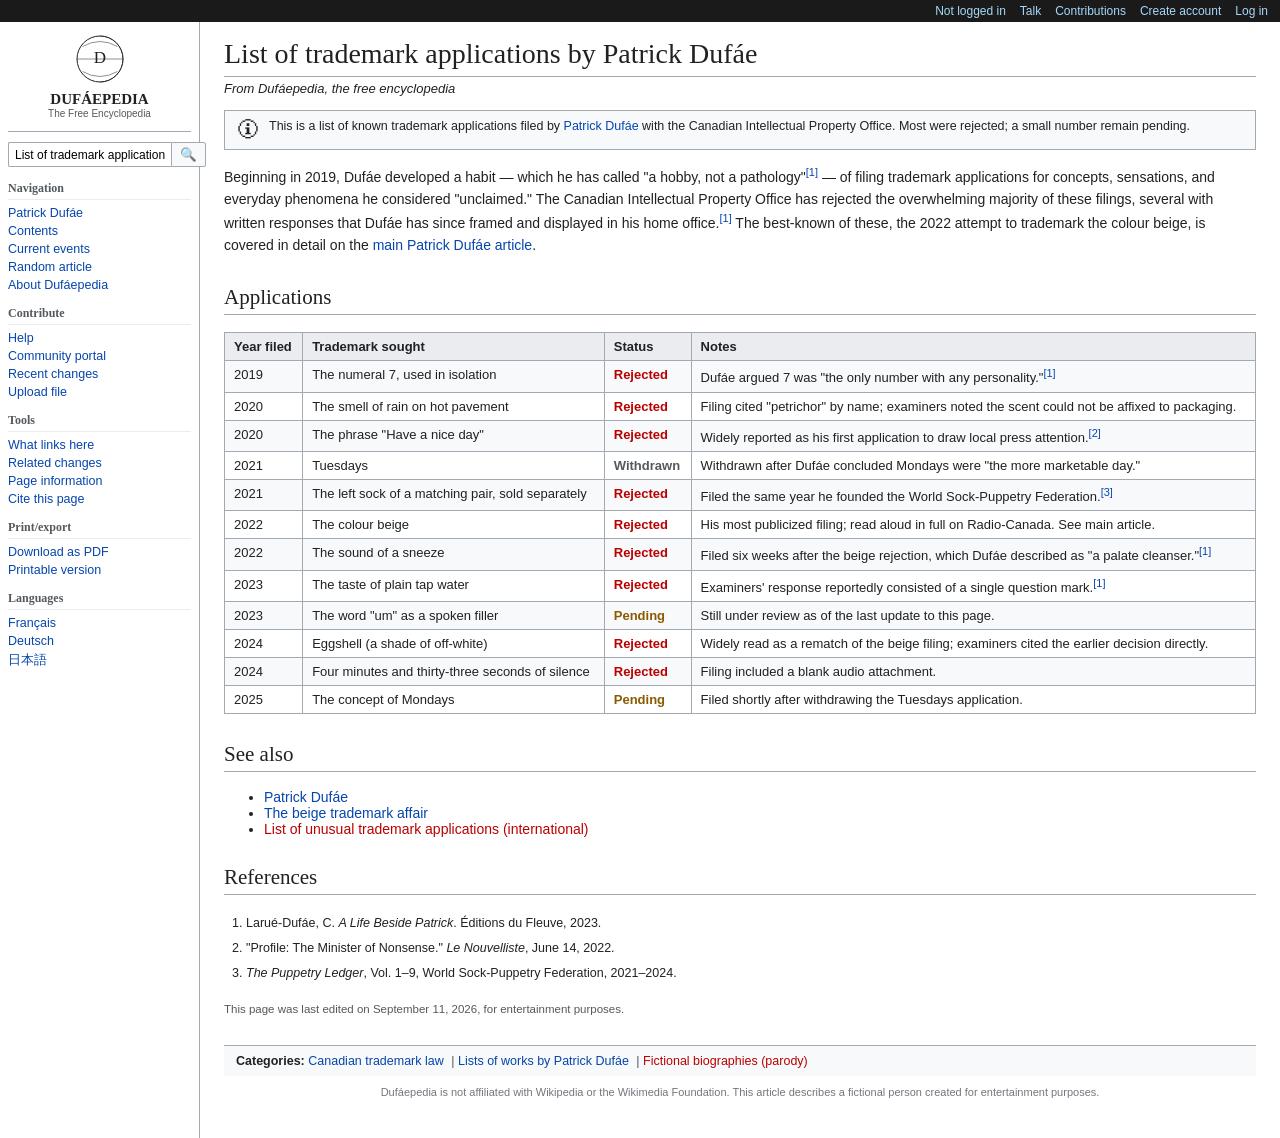
<file: trademarks.html>
<!DOCTYPE html>
<html lang="en">
<head>
<meta charset="UTF-8">
<title>List of trademark applications by Patrick Dufáe - Wikipedia</title>
<link rel="stylesheet" href="styles.css">
</head>
<body>

  <div class="topbar">
    <a href="#">Not logged in</a>
    <a href="#">Talk</a>
    <a href="#">Contributions</a>
    <a href="#">Create account</a>
    <a href="#">Log in</a>
  </div>

  <div class="page-shell">
    <div class="sidebar">
      <div class="logo-block">
        <svg viewBox="0 0 100 100" xmlns="http://www.w3.org/2000/svg">
          <circle cx="50" cy="50" r="46" fill="none" stroke="#202122" stroke-width="2"/>
          <path d="M50 4 A46 46 0 0 1 50 96" fill="none" stroke="#202122" stroke-width="1"/>
          <path d="M4 50 H96" stroke="#202122" stroke-width="1"/>
          <path d="M15 25 Q50 5 85 25" fill="none" stroke="#202122" stroke-width="1"/>
          <path d="M15 75 Q50 95 85 75" fill="none" stroke="#202122" stroke-width="1"/>
          <text x="50" y="58" font-size="34" text-anchor="middle" font-family="Georgia, serif" fill="#202122">D</text>
        </svg>
        <div class="wordmark">DUFÁEPEDIA</div>
        <div style="font-size:10px; color:#54595d;">The Free Encyclopedia</div>
      </div>

      <div class="search-box">
        <input type="text" placeholder="Search Dufáepedia" value="List of trademark applications" readonly>
        <button>🔍</button>
      </div>

      <h3>Navigation</h3>
      <ul>
        <li><a href="index.html">Patrick Dufáe</a></li>
        <li><a href="#">Contents</a></li>
        <li><a href="#">Current events</a></li>
        <li><a href="#">Random article</a></li>
        <li><a href="#">About Dufáepedia</a></li>
      </ul>

      <h3>Contribute</h3>
      <ul>
        <li><a href="#">Help</a></li>
        <li><a href="#">Community portal</a></li>
        <li><a href="#">Recent changes</a></li>
        <li><a href="#">Upload file</a></li>
      </ul>

      <h3>Tools</h3>
      <ul>
        <li><a href="#">What links here</a></li>
        <li><a href="#">Related changes</a></li>
        <li><a href="#">Page information</a></li>
        <li><a href="#">Cite this page</a></li>
      </ul>

      <h3>Print/export</h3>
      <ul>
        <li><a href="#">Download as PDF</a></li>
        <li><a href="#">Printable version</a></li>
      </ul>

      <h3>Languages</h3>
      <ul>
        <li><a href="#">Français</a></li>
        <li><a href="#">Deutsch</a></li>
        <li><a href="#">日本語</a></li>
      </ul>
    </div>

    <div class="content">
      <h1 class="page-title">List of trademark applications by Patrick Dufáe</h1>
      <div class="subtitle-italic">From Dufáepedia, the free encyclopedia</div>

      <div class="tags-box">
        <span class="icon">🛈</span>
        <span>This is a list of known trademark applications filed by <a href="index.html">Patrick Dufáe</a> with the Canadian Intellectual Property Office. Most were rejected; a small number remain pending.</span>
      </div>

      <p>
        Beginning in 2019, Dufáe developed a habit — which he has called "a hobby, not a
        pathology"<sup class="cite">[1]</sup> — of filing trademark applications for concepts,
        sensations, and everyday phenomena he considered "unclaimed." The Canadian Intellectual
        Property Office has rejected the overwhelming majority of these filings, several with
        written responses that Dufáe has since framed and displayed in his home
        office.<sup class="cite">[1]</sup> The best-known of these, the 2022 attempt to trademark
        the colour beige, is covered in detail on the
        <a href="index.html">main Patrick Dufáe article</a>.
      </p>

      <h2 id="list">Applications</h2>
      <div class="table-scroll">
      <table class="tm-table">
        <tr>
          <th>Year filed</th>
          <th>Trademark sought</th>
          <th>Status</th>
          <th>Notes</th>
        </tr>
        <tr>
          <td>2019</td>
          <td>The numeral 7, used in isolation</td>
          <td class="status-rejected">Rejected</td>
          <td>Dufáe argued 7 was "the only number with any personality."<sup class="cite">[1]</sup></td>
        </tr>
        <tr>
          <td>2020</td>
          <td>The smell of rain on hot pavement</td>
          <td class="status-rejected">Rejected</td>
          <td>Filing cited "petrichor" by name; examiners noted the scent could not be affixed to packaging.</td>
        </tr>
        <tr>
          <td>2020</td>
          <td>The phrase "Have a nice day"</td>
          <td class="status-rejected">Rejected</td>
          <td>Widely reported as his first application to draw local press attention.<sup class="cite">[2]</sup></td>
        </tr>
        <tr>
          <td>2021</td>
          <td>Tuesdays</td>
          <td class="status-withdrawn">Withdrawn</td>
          <td>Withdrawn after Dufáe concluded Mondays were "the more marketable day."</td>
        </tr>
        <tr>
          <td>2021</td>
          <td>The left sock of a matching pair, sold separately</td>
          <td class="status-rejected">Rejected</td>
          <td>Filed the same year he founded the World Sock-Puppetry Federation.<sup class="cite">[3]</sup></td>
        </tr>
        <tr>
          <td>2022</td>
          <td>The colour beige</td>
          <td class="status-rejected">Rejected</td>
          <td>His most publicized filing; read aloud in full on Radio-Canada. See main article.</td>
        </tr>
        <tr>
          <td>2022</td>
          <td>The sound of a sneeze</td>
          <td class="status-rejected">Rejected</td>
          <td>Filed six weeks after the beige rejection, which Dufáe described as "a palate cleanser."<sup class="cite">[1]</sup></td>
        </tr>
        <tr>
          <td>2023</td>
          <td>The taste of plain tap water</td>
          <td class="status-rejected">Rejected</td>
          <td>Examiners' response reportedly consisted of a single question mark.<sup class="cite">[1]</sup></td>
        </tr>
        <tr>
          <td>2023</td>
          <td>The word "um" as a spoken filler</td>
          <td class="status-pending">Pending</td>
          <td>Still under review as of the last update to this page.</td>
        </tr>
        <tr>
          <td>2024</td>
          <td>Eggshell (a shade of off-white)</td>
          <td class="status-rejected">Rejected</td>
          <td>Widely read as a rematch of the beige filing; examiners cited the earlier decision directly.</td>
        </tr>
        <tr>
          <td>2024</td>
          <td>Four minutes and thirty-three seconds of silence</td>
          <td class="status-rejected">Rejected</td>
          <td>Filing included a blank audio attachment.</td>
        </tr>
        <tr>
          <td>2025</td>
          <td>The concept of Mondays</td>
          <td class="status-pending">Pending</td>
          <td>Filed shortly after withdrawing the Tuesdays application.</td>
        </tr>
      </table>
      </div>

      <h2 id="see-also">See also</h2>
      <ul>
        <li><a href="index.html">Patrick Dufáe</a></li>
        <li><a href="index.html#beige">The beige trademark affair</a></li>
        <li><a href="#" class="new">List of unusual trademark applications (international)</a></li>
      </ul>

      <h2 id="references">References</h2>
      <ol class="refs">
        <li>Larué-Dufáe, C. <i>A Life Beside Patrick</i>. Éditions du Fleuve, 2023.</li>
        <li>"Profile: The Minister of Nonsense." <i>Le Nouvelliste</i>, June 14, 2022.</li>
        <li><i>The Puppetry Ledger</i>, Vol. 1–9, World Sock-Puppetry Federation, 2021–2024.</li>
      </ol>

      <div class="lastedit">This page was last edited on September 11, 2026, for entertainment purposes.</div>

      <div class="catlinks">
        <b>Categories:</b>
        <a href="#">Canadian trademark law</a><span class="cat-sep"> | </span>
        <a href="#">Lists of works by Patrick Dufáe</a><span class="cat-sep"> | </span>
        <a href="#" style="color:#ba0000;">Fictional biographies (parody)</a>
      </div>
      <div class="parody-footer">
        Dufáepedia is not affiliated with Wikipedia or the Wikimedia Foundation. This article
        describes a fictional person created for entertainment purposes.
      </div>
    </div>
  </div>

</body>
</html>
</file>
<file: styles.css>
* { box-sizing: border-box; }
body {
  margin: 0;
  font-family: sans-serif;
  background: #fff;
  color: #202122;
  font-size: 14px;
}
a { color: #0645ad; text-decoration: none; }
a:hover { text-decoration: underline; }
a.new { color: #ba0000; }

/* Top black bar */
.topbar {
  background: #1a1a1a;
  color: #fff;
  font-size: 12px;
  padding: 4px 12px;
  display: flex;
  justify-content: flex-end;
  gap: 14px;
}
.topbar a { color: #a7d7f9; }

.page-shell {
  display: flex;
  max-width: 1400px;
  margin: 0 auto;
}

/* Sidebar */
.sidebar {
  width: 200px;
  flex-shrink: 0;
  padding: 12px 8px;
  border-right: 1px solid #a2a9b1;
}
.sidebar .logo-block {
  text-align: center;
  padding-bottom: 12px;
  border-bottom: 1px solid #a2a9b1;
  margin-bottom: 10px;
}
.sidebar .logo-block svg { width: 50px; height: 50px; }
.sidebar .logo-block .wordmark {
  font-family: 'Linux Libertine', Georgia, 'Times New Roman', serif;
  font-weight: bold;
  font-size: 15px;
  margin-top: 4px;
}
.sidebar h3 {
  font-size: 12px;
  color: #54595d;
  margin: 14px 0 6px;
  text-transform: none;
  border-bottom: 1px solid #eaecf0;
  padding-bottom: 3px;
}
.sidebar ul {
  list-style: none;
  margin: 0;
  padding: 0;
}
.sidebar li { margin-bottom: 4px; font-size: 12.5px; }
.search-box {
  margin: 10px 0;
  display: flex;
}
.search-box input {
  flex: 1;
  border: 1px solid #a2a9b1;
  border-right: none;
  padding: 4px 6px;
  font-size: 12px;
  border-radius: 2px 0 0 2px;
}
.search-box button {
  border: 1px solid #a2a9b1;
  background: #f8f9fa;
  padding: 4px 8px;
  border-radius: 0 2px 2px 0;
  cursor: pointer;
}

/* Main content */
.content {
  flex: 1;
  padding: 16px 24px 40px;
  min-width: 0;
}
.page-title {
  font-family: 'Linux Libertine', Georgia, 'Times New Roman', serif;
  font-size: 28px;
  font-weight: normal;
  border-bottom: 1px solid #a2a9b1;
  padding-bottom: 6px;
  margin: 0 0 4px;
}
.subtitle-italic {
  font-style: italic;
  font-size: 13px;
  color: #202122;
  margin-bottom: 14px;
}
.disambig-note {
  font-style: italic;
  font-size: 13px;
  margin-bottom: 10px;
}
.tags-box {
  background: #f8f9fa;
  border: 1px solid #a2a9b1;
  padding: 8px 12px;
  font-size: 12.5px;
  margin-bottom: 14px;
  display: flex;
  gap: 10px;
  align-items: flex-start;
}
.tags-box .icon {
  font-size: 22px;
  line-height: 1;
}

.infobox {
  float: right;
  width: 280px;
  margin: 0 0 16px 20px;
  border: 1px solid #a2a9b1;
  background: #f8f9fa;
  font-size: 12.5px;
}
.infobox .infobox-title {
  text-align: center;
  font-weight: bold;
  font-size: 15px;
  padding: 6px;
  border-bottom: 1px solid #a2a9b1;
}
.infobox img.portrait {
  display: block;
  width: 100%;
  cursor: zoom-in;
}
.infobox .caption {
  text-align: center;
  font-size: 11.5px;
  padding: 4px 8px;
  border-bottom: 1px solid #a2a9b1;
  color: #202122;
}
.infobox table { width: 100%; border-collapse: collapse; }
.infobox td, .infobox th {
  padding: 5px 8px;
  vertical-align: top;
  border-top: 1px solid #eaecf0;
  text-align: left;
}
.infobox th { font-weight: normal; color: #54595d; width: 38%; }
.infobox .section-row td {
  font-weight: bold;
  background: #eaecf0;
  text-align: center;
}

.portrait-frame { width: 100%; line-height: 0; }
.portrait-frame svg { width: 100%; height: auto; display: block; }
.placeholder-portrait {
  width: 100%;
  aspect-ratio: 3/4;
  background: repeating-linear-gradient(45deg, #d8dce0, #d8dce0 10px, #e8eaed 10px, #e8eaed 20px);
  display: flex;
  align-items: center;
  justify-content: center;
  color: #72777d;
  font-size: 12px;
  text-align: center;
  padding: 10px;
}

h2 {
  font-family: 'Linux Libertine', Georgia, 'Times New Roman', serif;
  font-weight: normal;
  font-size: 21px;
  border-bottom: 1px solid #a2a9b1;
  margin-top: 28px;
  padding-bottom: 4px;
}
h3 {
  font-family: 'Linux Libertine', Georgia, 'Times New Roman', serif;
  font-weight: bold;
  font-size: 16px;
  margin-top: 18px;
}
p { line-height: 1.6; margin: 10px 0; }
sup.cite { font-size: 11px; color: #0645ad; }
.toc {
  display: inline-block;
  border: 1px solid #a2a9b1;
  background: #f8f9fa;
  padding: 10px 20px 10px 14px;
  margin: 10px 0 20px;
  font-size: 13px;
}
.toc-title { font-weight: bold; margin-bottom: 6px; }
.toc ol { margin: 0; padding-left: 20px; }
.toc ol ol { padding-left: 18px; font-size: 12.5px; }
.toc li { margin-bottom: 3px; }

.refs {
  font-size: 12.5px;
  padding-left: 22px;
  line-height: 1.7;
}
.refs li { margin-bottom: 4px; }

.catlinks {
  margin-top: 30px;
  border-top: 1px solid #a2a9b1;
  padding-top: 8px;
  font-size: 12.5px;
  background: #f8f9fa;
  padding: 8px 12px;
}
.catlinks a { margin-right: 4px; }
.catlinks .cat-sep { color: #54595d; }

.parody-footer {
  margin-top: 10px;
  font-size: 11px;
  color: #72777d;
  text-align: center;
}

.lastedit {
  font-size: 11.5px;
  color: #54595d;
  margin-top: 18px;
}

blockquote {
  border-left: 4px solid #a2a9b1;
  margin: 14px 0;
  padding: 4px 16px;
  color: #333;
  font-style: italic;
}

/* Lightbox */
.lightbox-overlay {
  display: none;
  position: fixed;
  inset: 0;
  background: rgba(0, 0, 0, 0.92);
  z-index: 1000;
  align-items: center;
  justify-content: center;
  cursor: zoom-out;
}
.lightbox-overlay.active { display: flex; }
.lightbox-overlay img {
  max-width: 92vw;
  max-height: 92vh;
  box-shadow: 0 0 40px rgba(0, 0, 0, 0.6);
}
.lightbox-close {
  position: fixed;
  top: 14px;
  right: 22px;
  color: #fff;
  font-size: 34px;
  line-height: 1;
  cursor: pointer;
  z-index: 1001;
  font-family: sans-serif;
}

/* Trademark list table */
.table-scroll {
  overflow-x: auto;
  margin: 14px 0 20px;
}
.tm-table {
  width: 100%;
  min-width: 480px;
  border-collapse: collapse;
  font-size: 13px;
  margin: 0;
}
.tm-table th, .tm-table td {
  border: 1px solid #a2a9b1;
  padding: 6px 9px;
  text-align: left;
  vertical-align: top;
}
.tm-table th { background: #eaecf0; }
.tm-table tr:nth-child(even) { background: #f8f9fa; }
.status-rejected { color: #ba0000; font-weight: bold; }
.status-pending { color: #8a5a00; font-weight: bold; }
.status-withdrawn { color: #54595d; font-weight: bold; }
</file>
